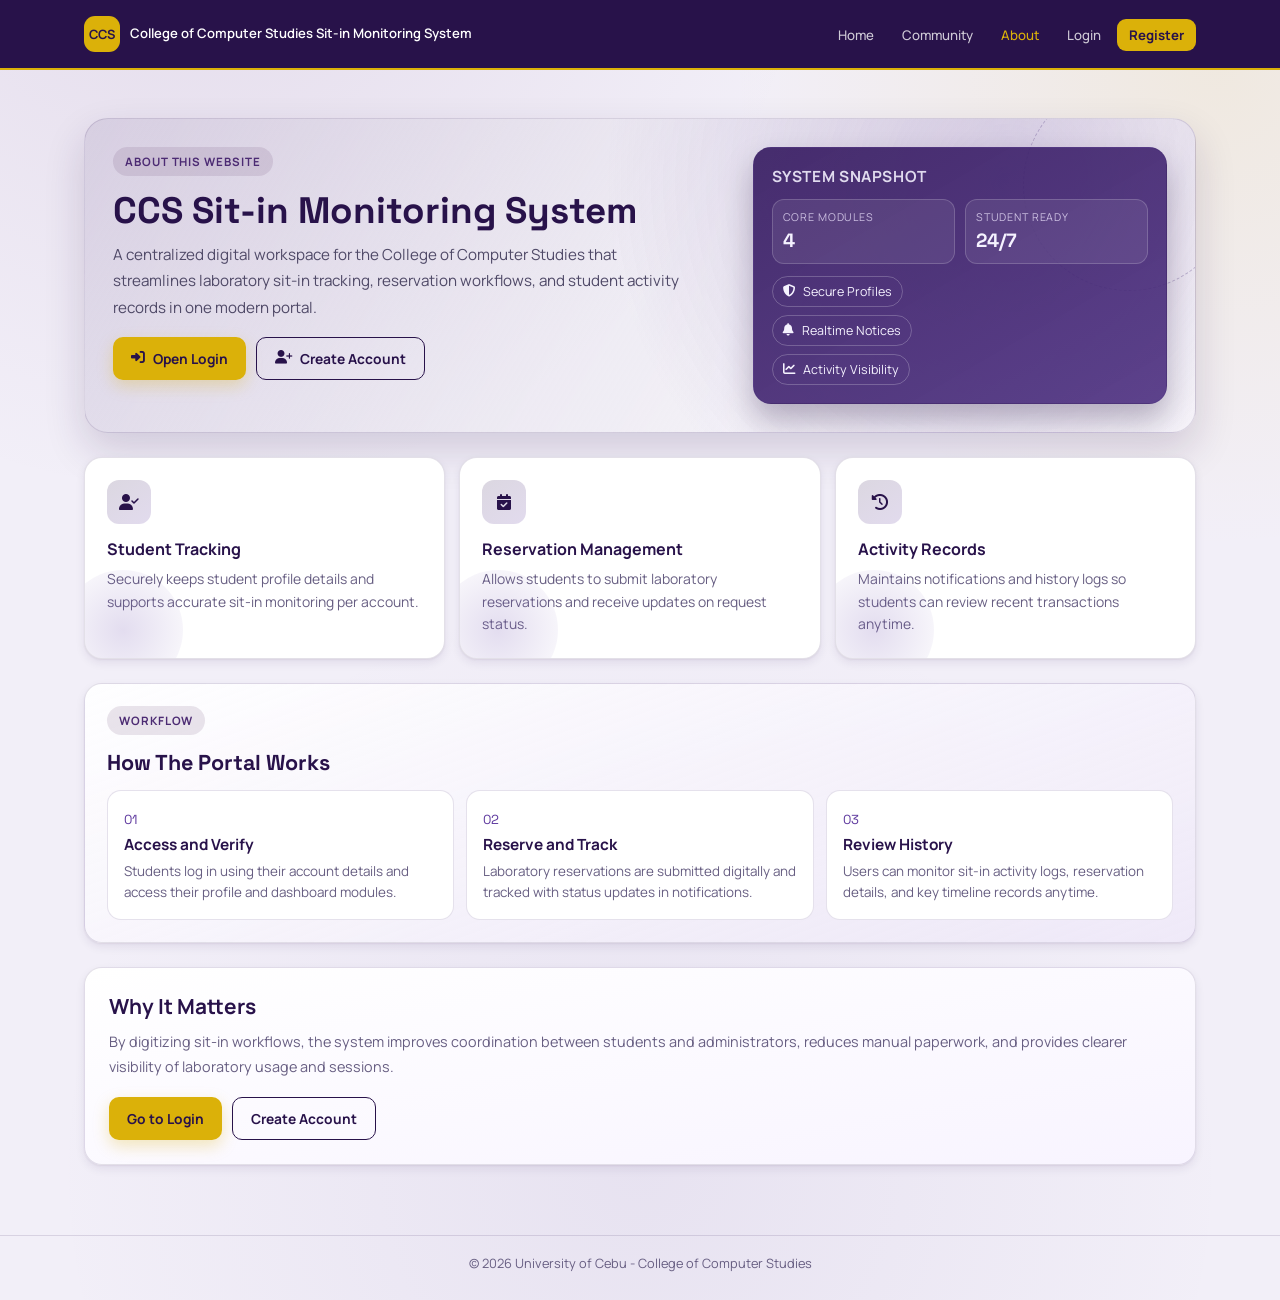
<file: about.html>
<!DOCTYPE html>
<html lang="en">
<head>
<meta charset="UTF-8">
<meta name="viewport" content="width=device-width, initial-scale=1.0">
<title>CCS Sit-in Monitoring System - About</title>
<link rel="preconnect" href="https://fonts.googleapis.com">
<link rel="preconnect" href="https://fonts.gstatic.com" crossorigin>
<link href="https://fonts.googleapis.com/css2?family=Manrope:wght@400;500;600;700;800&family=Space+Grotesk:wght@500;700&display=swap" rel="stylesheet">
<link rel="stylesheet" href="about.css">
<link rel="stylesheet" href="https://cdnjs.cloudflare.com/ajax/libs/font-awesome/6.5.0/css/all.min.css">
</head>
<body>
<header>
  <nav class="navbar">
    <a href="index.html" class="brand-wrap">
      <span class="brand-badge">CCS</span>
      <span class="brand-text">College of Computer Studies Sit-in Monitoring System</span>
    </a>
    <ul class="nav-links">
      <li><a href="index.html">Home</a></li>
      <li><a href="index.html#community">Community</a></li>
      <li><a href="about.html" class="active">About</a></li>
      <li><a href="login.html">Login</a></li>
      <li><a href="register.html" class="btn-nav">Register</a></li>
    </ul>
  </nav>
</header>

<main class="about-main">
  <section class="about-hero" aria-label="About Overview">
    <div class="hero-copy">
      <p class="eyebrow">About This Website</p>
      <h1>CCS Sit-in Monitoring System</h1>
      <p class="lead">
        A centralized digital workspace for the College of Computer Studies that streamlines laboratory sit-in tracking,
        reservation workflows, and student activity records in one modern portal.
      </p>
      <div class="hero-actions">
        <a href="login.html" class="btn btn-primary"><i class="fa-solid fa-right-to-bracket"></i> Open Login</a>
        <a href="register.html" class="btn btn-outline"><i class="fa-solid fa-user-plus"></i> Create Account</a>
      </div>
    </div>

    <aside class="hero-panel" aria-label="System Snapshot">
      <h3>System Snapshot</h3>
      <div class="mini-stats">
        <article class="mini-stat">
          <span class="mini-label">Core Modules</span>
          <strong>4</strong>
        </article>
        <article class="mini-stat">
          <span class="mini-label">Student Ready</span>
          <strong>24/7</strong>
        </article>
      </div>
      <div class="mini-tags">
        <span><i class="fa-solid fa-shield-halved"></i> Secure Profiles</span>
        <span><i class="fa-solid fa-bell"></i> Realtime Notices</span>
        <span><i class="fa-solid fa-chart-line"></i> Activity Visibility</span>
      </div>
    </aside>
  </section>

  <section class="feature-grid" aria-label="System Highlights">
    <article class="feature-card">
      <div class="icon-wrap"><i class="fa-solid fa-user-check"></i></div>
      <h3>Student Tracking</h3>
      <p>Securely keeps student profile details and supports accurate sit-in monitoring per account.</p>
    </article>
    <article class="feature-card">
      <div class="icon-wrap"><i class="fa-solid fa-calendar-check"></i></div>
      <h3>Reservation Management</h3>
      <p>Allows students to submit laboratory reservations and receive updates on request status.</p>
    </article>
    <article class="feature-card">
      <div class="icon-wrap"><i class="fa-solid fa-clock-rotate-left"></i></div>
      <h3>Activity Records</h3>
      <p>Maintains notifications and history logs so students can review recent transactions anytime.</p>
    </article>
  </section>

  <section class="flow-section" aria-label="How It Works">
    <div class="section-head">
      <p class="eyebrow">Workflow</p>
      <h2>How The Portal Works</h2>
    </div>

    <div class="flow-grid">
      <article class="flow-step">
        <span class="step-no">01</span>
        <h4>Access and Verify</h4>
        <p>Students log in using their account details and access their profile and dashboard modules.</p>
      </article>
      <article class="flow-step">
        <span class="step-no">02</span>
        <h4>Reserve and Track</h4>
        <p>Laboratory reservations are submitted digitally and tracked with status updates in notifications.</p>
      </article>
      <article class="flow-step">
        <span class="step-no">03</span>
        <h4>Review History</h4>
        <p>Users can monitor sit-in activity logs, reservation details, and key timeline records anytime.</p>
      </article>
    </div>
  </section>

  <section class="about-summary">
    <h2>Why It Matters</h2>
    <p>
      By digitizing sit-in workflows, the system improves coordination between students and administrators,
      reduces manual paperwork, and provides clearer visibility of laboratory usage and sessions.
    </p>
    <div class="cta-row">
      <a href="login.html" class="btn btn-primary">Go to Login</a>
      <a href="register.html" class="btn btn-outline">Create Account</a>
    </div>
  </section>
</main>

<footer>
  <p>&copy; 2026 University of Cebu - College of Computer Studies</p>
</footer>
</body>
</html>
</file>
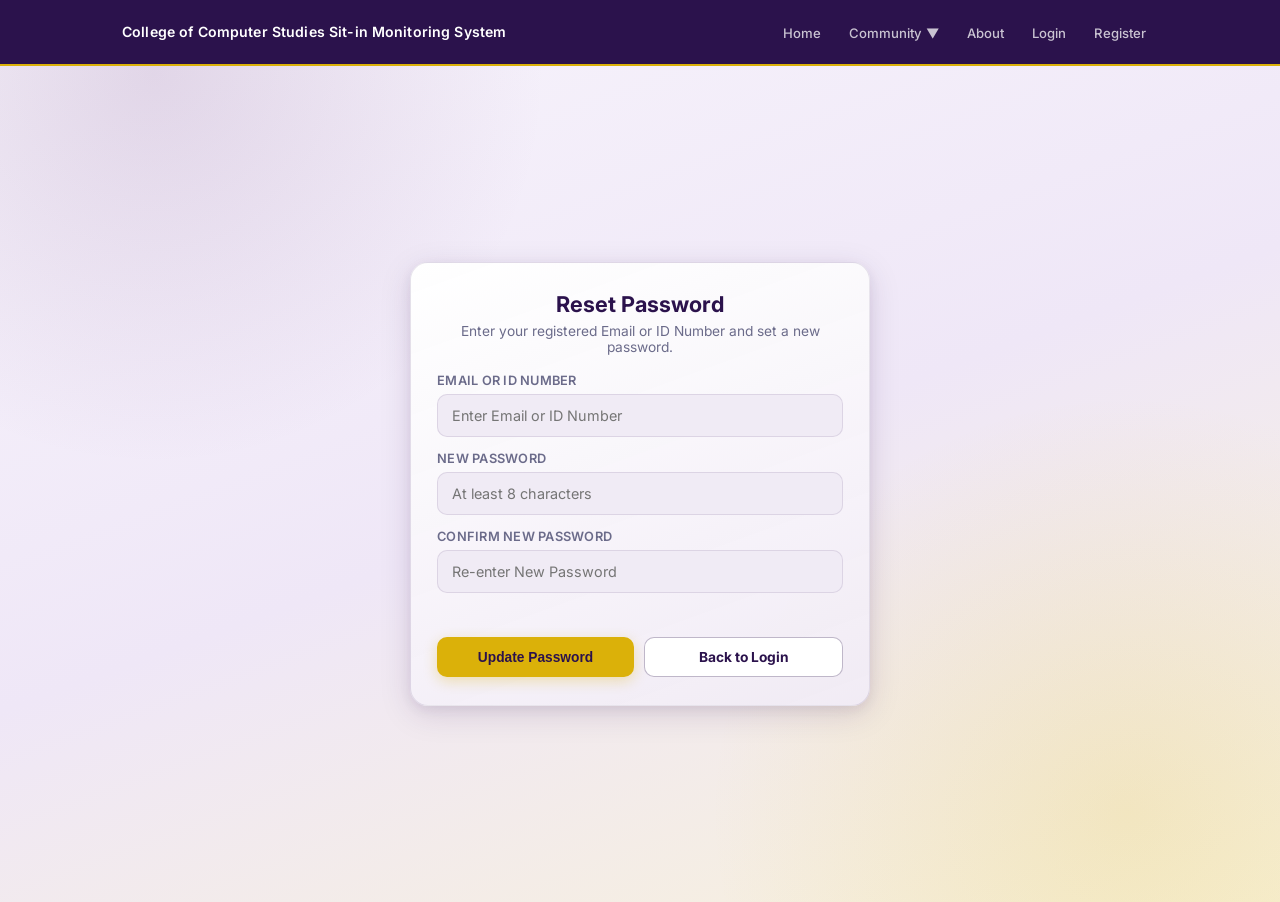
<file: forgot_password.html>
<!DOCTYPE html>
<html lang="en">
<head>
<meta charset="UTF-8">
<meta name="viewport" content="width=device-width, initial-scale=1.0">
<title>CCS Sit-in Monitoring System - Forgot Password</title>
<link rel="preconnect" href="https://fonts.googleapis.com">
<link rel="preconnect" href="https://fonts.gstatic.com" crossorigin>
<link href="https://fonts.googleapis.com/css2?family=Inter:wght@400;500;600;700;800&display=swap" rel="stylesheet">
<link rel="stylesheet" href="style.css">
</head>
<body>
<header>
  <nav class="navbar">
    <div class="logo">College of Computer Studies Sit-in Monitoring System</div>
    <ul class="nav-links">
      <li><a href="index.html">Home</a></li>
      <li><a href="index.html#community">Community ▼</a></li>
      <li><a href="about.html">About</a></li>
      <li><a href="login.html">Login</a></li>
      <li><a href="register.html">Register</a></li>
    </ul>
  </nav>
</header>

<main class="login-container">
  <section class="reset-wrapper" aria-label="Reset Password">
    <div class="reset-head">
      <h2>Reset Password</h2>
      <p>Enter your registered Email or ID Number and set a new password.</p>
    </div>

    <form class="reset-form" method="POST" action="forgot_password.php" autocomplete="off">
      <label for="reset-id">Email or ID Number</label>
      <input type="text" id="reset-id" name="loginInput" placeholder="Enter Email or ID Number" required>

      <label for="new-password">New Password</label>
      <input type="password" id="new-password" name="newPassword" placeholder="At least 8 characters" required>

      <label for="confirm-new-password">Confirm New Password</label>
      <input type="password" id="confirm-new-password" name="confirmNewPassword" placeholder="Re-enter New Password" required>

      <p id="reset-message" class="reset-message" role="status" aria-live="polite"></p>

      <div class="reset-actions">
        <button type="submit" class="btn-inline primary">Update Password</button>
        <a href="login.html" class="btn-inline secondary">Back to Login</a>
      </div>
    </form>
  </section>
</main>

<script>
  (function () {
    const message = document.getElementById("reset-message");
    if (!message) {
      return;
    }

    const params = new URLSearchParams(window.location.search);
    const status = params.get("status");
    const code = params.get("code");

    const feedbackMap = {
      required: "Please complete all fields.",
      mismatch: "New password and confirm password do not match.",
      password_length: "New password must be at least 8 characters.",
      not_found: "No account was found for that Email/ID Number.",
      db: "System error while resetting password. Please try again.",
    };

    if (status === "error" && code && feedbackMap[code]) {
      message.textContent = feedbackMap[code];
      message.className = "reset-message error";
      return;
    }

    if (status === "success") {
      message.textContent = "Password updated successfully. You can now login.";
      message.className = "reset-message success";
    }
  })();
</script>
</body>
</html>
</file>
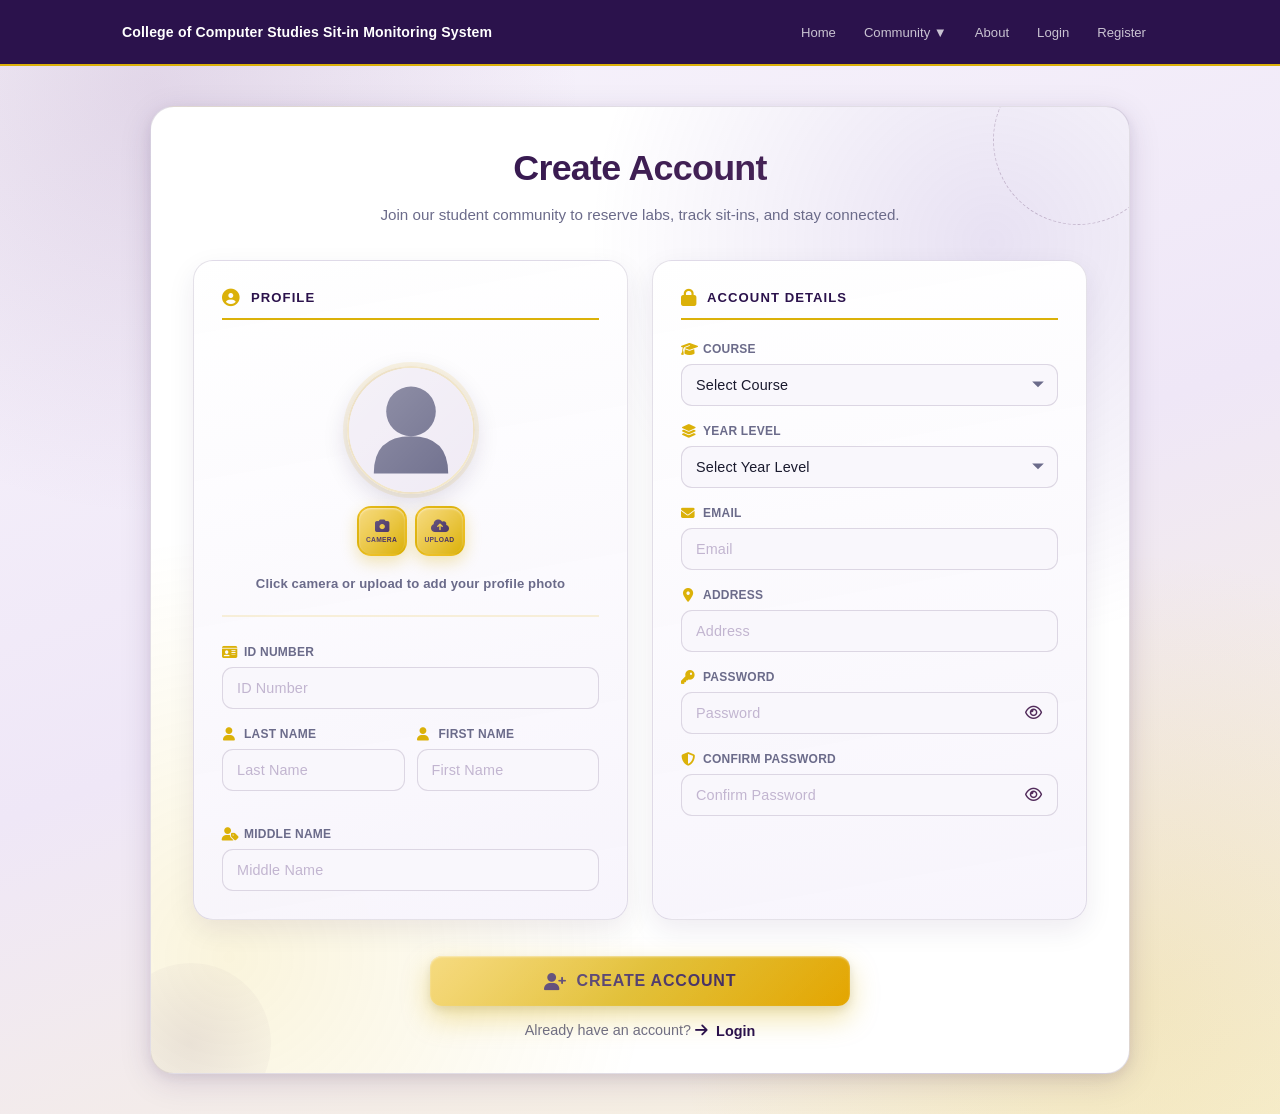
<file: register.html>
<!DOCTYPE html>
<html lang="en">
<head>
<meta charset="UTF-8">
<meta name="viewport" content="width=device-width, initial-scale=1.0">
<title>CCS Sit-in Monitoring System - Register</title>
<link rel="stylesheet" href="style.css">
<link rel="stylesheet" href="https://cdnjs.cloudflare.com/ajax/libs/font-awesome/6.5.0/css/all.min.css">
</head>

<body>

<header>
<nav class="navbar">
  <div class="logo">College of Computer Studies Sit-in Monitoring System</div>
  <ul class="nav-links">
    <li><a href="index.html">Home</a></li>
    <li><a href="index.html#community">Community ▼</a></li>
    <li><a href="about.html">About</a></li>
    <li><a href="login.html">Login</a></li>
    <li><a href="register.html">Register</a></li>
  </ul>
</nav>
</header>

<main class="login-container">

  <div id="register-message-modal" class="message-modal" aria-hidden="true">
    <div class="message-box" role="alertdialog" aria-live="polite" aria-modal="true">
      <h3 id="register-message-title">Message</h3>
      <p id="register-message-text"></p>
      <button type="button" id="register-message-close" class="message-close-btn">OK</button>
    </div>
  </div>

  <!-- REGISTER FORM -->
  <div class="register-box" id="registerBox">

    <div class="register-head">
      <h2>Create Account</h2>
      <p class="subtitle">Join our student community to reserve labs, track sit-ins, and stay connected.</p>
    </div>

    <form id="registerForm" class="register-form-grid" action="register.php" method="POST" autocomplete="on" enctype="multipart/form-data">

      <!-- LEFT COLUMN: Profile Photo & Basic Info -->
      <section class="form-section profile-section">
        <div class="section-title">
          <i class="fa-solid fa-user-circle"></i> Profile
        </div>

        <!-- MODERN PHOTO UPLOAD SECTION -->
        <div class="profile-photo-panel">
          <!-- Photo Preview Circle -->
          <div class="photo-circle-container">
            <div class="profile-circle-wrap">
              <img src="data:image/svg+xml,%3Csvg xmlns='http://www.w3.org/2000/svg' viewBox='0 0 100 100'%3E%3Crect fill='%23f0ebf5' width='100' height='100'/%3E%3Ccircle cx='50' cy='35' r='20' fill='%236b6b8a'/%3E%3Cpath d='M20 85 Q20 55 50 55 Q80 55 80 85' fill='%236b6b8a'/%3E%3C/svg%3E" alt="Profile Preview" class="profile-preview" id="profile-preview">
              <div class="circle-overlay"></div>
            </div>

            <!-- Action Buttons -->
            <div class="action-buttons-ring">
              <button type="button" id="quick-camera-btn" class="action-btn camera-btn" title="Take a photo with your camera" aria-label="Take photo">
                <i class="fa-solid fa-camera"></i>
                <span class="btn-label">Camera</span>
              </button>
              <button type="button" class="action-btn upload-btn" id="upload-img-btn" title="Upload photo from device" aria-label="Upload photo">
                <i class="fa-solid fa-cloud-arrow-up"></i>
                <span class="btn-label">Upload</span>
              </button>
            </div>
          </div>

          <p class="photo-instruction">Click camera or upload to add your profile photo</p>

          <!-- Hidden File Input -->
          <input type="file" id="profile-image" name="profile_image" accept="image/*" capture="user" class="hidden-file-input">
          <input type="hidden" id="camera-image-data" name="camera_image_data" value="">

          <!-- Camera UI Modal -->
          <div class="camera-modal" id="camera-modal">
            <div class="camera-modal-content">
              <div class="camera-modal-header">
                <h3><i class="fa-solid fa-camera"></i> Capture Photo</h3>
                <button type="button" class="modal-close-btn" id="close-camera-modal" aria-label="Close camera">
                  <i class="fa-solid fa-xmark"></i>
                </button>
              </div>

              <div class="camera-preview-container">
                <video id="camera-preview" class="camera-preview" autoplay playsinline muted></video>
                <canvas id="camera-canvas" class="camera-canvas" style="display: none;"></canvas>
              </div>

              <div class="camera-instructions" id="camera-instructions">
                <p><i class="fa-solid fa-info-circle"></i> Position your face in the center and click Capture</p>
              </div>

              <div class="camera-actions">
                <button type="button" class="camera-action-btn start-btn" id="start-camera-btn">
                  <i class="fa-solid fa-play"></i> Start Camera
                </button>
                <button type="button" class="camera-action-btn capture-btn" id="capture-camera-btn">
                  <i class="fa-solid fa-circle-dot"></i> Capture
                </button>
                <button type="button" class="camera-action-btn stop-btn" id="stop-camera-btn">
                  <i class="fa-solid fa-stop"></i> Stop
                </button>
              </div>

              <div class="camera-action-row">
                <button type="button" class="camera-secondary-btn accept-btn" id="accept-camera-btn">
                  <i class="fa-solid fa-check"></i> Accept Photo
                </button>
                <button type="button" class="camera-secondary-btn retake-btn" id="retake-camera-btn">
                  <i class="fa-solid fa-arrow-rotate-left"></i> Retake
                </button>
              </div>
            </div>
          </div>
        </div>

        <div class="form-group">
          <label for="idNumber"><i class="fa-solid fa-id-card"></i> ID Number</label>
          <input type="text" id="idNumber" name="idNumber" placeholder="ID Number" required>
        </div>

        <div class="form-row">
          <div class="form-group">
            <label for="lastName"><i class="fa-solid fa-user"></i> Last Name</label>
            <input type="text" id="lastName" name="lastName" placeholder="Last Name" required>
          </div>
          <div class="form-group">
            <label for="firstName"><i class="fa-solid fa-user"></i> First Name</label>
            <input type="text" id="firstName" name="firstName" placeholder="First Name" required>
          </div>
        </div>

        <div class="form-group">
          <label for="middleName"><i class="fa-solid fa-user-tag"></i> Middle Name</label>
          <input type="text" id="middleName" name="middleName" placeholder="Middle Name">
        </div>
      </section>

      <!-- RIGHT COLUMN: Academic & Account Info -->
      <section class="form-section account-section">
        <div class="section-title">
          <i class="fa-solid fa-lock"></i> Account Details
        </div>

        <div class="form-group">
          <label for="course"><i class="fa-solid fa-graduation-cap"></i> Course</label>
          <select id="course" name="course" required>
            <option value="" disabled selected>Select Course</option>
            <option value="Information Technology">Information Technology</option>
            <option value="Computer Science">Computer Science</option>
          </select>
        </div>

        <div class="form-group">
          <label for="courseLevel"><i class="fa-solid fa-layer-group"></i> Year Level</label>
          <select id="courseLevel" name="courseLevel" required>
            <option value="" disabled selected>Select Year Level</option>
            <option value="1">1st Year</option>
            <option value="2">2nd Year</option>
            <option value="3">3rd Year</option>
            <option value="4">4th Year</option>
          </select>
        </div>

        <div class="form-group">
          <label for="email"><i class="fa-solid fa-envelope"></i> Email</label>
          <input type="email" id="email" name="email" placeholder="Email" required>
        </div>

        <div class="form-group">
          <label for="address"><i class="fa-solid fa-location-dot"></i> Address</label>
          <input type="text" id="address" name="address" placeholder="Address">
        </div>

        <div class="form-group">
          <label for="password"><i class="fa-solid fa-key"></i> Password</label>
          <div class="input-with-toggle">
            <input type="password" id="password" name="password" placeholder="Password" required autocomplete="new-password">
            <button type="button" class="toggle-password reg-toggle" data-target="password" aria-label="Show password" aria-pressed="false" title="Show password"><i class="fa-regular fa-eye"></i></button>
          </div>
        </div>

        <div class="form-group">
          <label for="confirmPassword"><i class="fa-solid fa-shield-halved"></i> Confirm Password</label>
          <div class="input-with-toggle">
            <input type="password" id="confirmPassword" name="confirmPassword" placeholder="Confirm Password" required autocomplete="new-password">
            <button type="button" class="toggle-toggle reg-toggle" data-target="confirmPassword" aria-label="Show password" aria-pressed="false" title="Show password"><i class="fa-regular fa-eye"></i></button>
          </div>
        </div>
      </section>

      <!-- FOOTER: Spanning both columns -->
      <div class="form-footer-register">
        <button type="submit" class="submit-btn-register"><i class="fa-solid fa-user-plus"></i> Create Account</button>
        <p class="login-link">Already have an account? <a href="login.html"><i class="fa-solid fa-arrow-right"></i> Login</a></p>
      </div>

    </form>
  </div>

</main>

<script src="script.js"></script>
<script>
  (function () {
    // ─────────────────────────────────────
    // MODERN CAMERA & PHOTO HANDLING
    // ─────────────────────────────────────
    
    const profilePreview = document.getElementById("profile-preview");
    const profileImage = document.getElementById("profile-image");
    const cameraImageData = document.getElementById("camera-image-data");
    const quickCameraBtn = document.getElementById("quick-camera-btn");
    const uploadImgBtn = document.getElementById("upload-img-btn");
    const cameraModal = document.getElementById("camera-modal");
    const closeCameraModalBtn = document.getElementById("close-camera-modal");
    const cameraPreview = document.getElementById("camera-preview");
    const cameraCanvas = document.getElementById("camera-canvas");
    const startCameraBtn = document.getElementById("start-camera-btn");
    const captureCameraBtn = document.getElementById("capture-camera-btn");
    const stopCameraBtn = document.getElementById("stop-camera-btn");
    const acceptCameraBtn = document.getElementById("accept-camera-btn");
    const retakeCameraBtn = document.getElementById("retake-camera-btn");
    const cameraInstructions = document.querySelector(".camera-instructions");

    let mediaStream = null;

    // ── FILE UPLOAD HANDLER ──
    uploadImgBtn.addEventListener("click", function (e) {
      e.preventDefault();
      profileImage.click();
    });

    profileImage.addEventListener("change", function () {
      const file = this.files[0];
      if (file) {
        const reader = new FileReader();
        reader.onload = function (e) {
          profilePreview.src = e.target.result;
          cameraImageData.value = "";
          showNotification("Photo uploaded successfully!", "success");
        };
        reader.readAsDataURL(file);
      }
    });

    // ── CAMERA MODAL HANDLERS ──
    quickCameraBtn.addEventListener("click", function (e) {
      e.preventDefault();
      cameraModal.classList.add("active");
      resetCameraUI();
    });

    closeCameraModalBtn.addEventListener("click", function () {
      closeCameraModal();
    });

    cameraModal.addEventListener("click", function (e) {
      if (e.target === cameraModal) {
        closeCameraModal();
      }
    });

    function closeCameraModal() {
      stopCamera();
      cameraModal.classList.remove("active");
    }

    function resetCameraUI() {
      cameraInstructions.classList.remove("hidden");
      startCameraBtn.classList.remove("hidden");
      captureCameraBtn.classList.add("hidden");
      stopCameraBtn.classList.add("hidden");
      acceptCameraBtn.classList.add("hidden");
      retakeCameraBtn.classList.add("hidden");
      cameraPreview.style.display = "none";
      cameraCanvas.style.display = "none";
    }

    // ── START CAMERA ──
    startCameraBtn.addEventListener("click", function (e) {
      e.preventDefault();
      startCamera();
    });

    function startCamera() {
      if (mediaStream) return;

      navigator.mediaDevices
        .getUserMedia({ video: { facingMode: "user" } })
        .then((stream) => {
          mediaStream = stream;
          cameraPreview.srcObject = stream;
          cameraPreview.style.display = "block";
          cameraInstructions.classList.add("hidden");
          startCameraBtn.classList.add("hidden");
          captureCameraBtn.classList.remove("hidden");
          stopCameraBtn.classList.remove("hidden");
        })
        .catch((err) => {
          showNotification("Camera access denied: " + err.message, "error");
          closeCameraModal();
        });
    }

    // ── STOP CAMERA ──
    stopCameraBtn.addEventListener("click", function (e) {
      e.preventDefault();
      stopCamera();
      resetCameraUI();
    });

    function stopCamera() {
      if (mediaStream) {
        mediaStream.getTracks().forEach((track) => track.stop());
        mediaStream = null;
      }
      cameraPreview.srcObject = null;
      cameraCanvas.style.display = "none";
    }

    // ── CAPTURE PHOTO ──
    captureCameraBtn.addEventListener("click", function (e) {
      e.preventDefault();
      if (!mediaStream) return;

      const ctx = cameraCanvas.getContext("2d");
      cameraCanvas.width = cameraPreview.videoWidth;
      cameraCanvas.height = cameraPreview.videoHeight;
      ctx.drawImage(cameraPreview, 0, 0);

      cameraPreview.style.display = "none";
      cameraCanvas.style.display = "block";
      captureCameraBtn.classList.add("hidden");
      stopCameraBtn.classList.add("hidden");
      acceptCameraBtn.classList.remove("hidden");
      retakeCameraBtn.classList.remove("hidden");
      cameraInstructions.classList.add("hidden");
    });

    // ── ACCEPT CAPTURED PHOTO ──
    acceptCameraBtn.addEventListener("click", function (e) {
      e.preventDefault();
      cameraCanvas.toBlob((blob) => {
        const reader = new FileReader();
        reader.onload = (e) => {
          profilePreview.src = e.target.result;
          cameraImageData.value = e.target.result;
          profileImage.value = "";
          closeCameraModal();
          showNotification("Photo captured successfully!", "success");
        };
        reader.readAsDataURL(blob);
      });
    });

    // ── RETAKE PHOTO ──
    retakeCameraBtn.addEventListener("click", function (e) {
      e.preventDefault();
      if (mediaStream) {
        cameraPreview.srcObject = mediaStream;
        cameraPreview.style.display = "block";
        cameraCanvas.style.display = "none";
        acceptCameraBtn.classList.add("hidden");
        retakeCameraBtn.classList.add("hidden");
        captureCameraBtn.classList.remove("hidden");
        stopCameraBtn.classList.remove("hidden");
      }
    });

    // ── NOTIFICATION HELPER ──
    function showNotification(message, type = "info") {
      const notification = document.createElement("div");
      notification.style.cssText = `
        position: fixed;
        bottom: 20px;
        right: 20px;
        padding: 16px 20px;
        border-radius: 12px;
        font-weight: 600;
        font-size: 0.9rem;
        animation: slideInRight 0.3s ease;
        z-index: 2000;
        box-shadow: 0 8px 24px rgba(0,0,0,0.15);
        display: flex;
        align-items: center;
        gap: 10px;
      `;

      if (type === "success") {
        notification.style.background = "linear-gradient(135deg, #22c55e, #16a34a)";
        notification.style.color = "#fff";
        notification.innerHTML = `<i class="fa-solid fa-check-circle"></i> ${message}`;
      } else if (type === "error") {
        notification.style.background = "linear-gradient(135deg, #ef4444, #dc2626)";
        notification.style.color = "#fff";
        notification.innerHTML = `<i class="fa-solid fa-exclamation-circle"></i> ${message}`;
      } else {
        notification.style.background = "linear-gradient(135deg, #3b82f6, #2563eb)";
        notification.style.color = "#fff";
        notification.innerHTML = `<i class="fa-solid fa-info-circle"></i> ${message}`;
      }

      document.body.appendChild(notification);

      setTimeout(() => {
        notification.style.animation = "slideOutRight 0.3s ease";
        setTimeout(() => notification.remove(), 300);
      }, 4000);
    }

    // ─────────────────────────────────────
    // PASSWORD TOGGLE & MESSAGE MODAL
    // ─────────────────────────────────────

    const modal = document.getElementById("register-message-modal");
    const title = document.getElementById("register-message-title");
    const text = document.getElementById("register-message-text");
    const closeBtn = document.getElementById("register-message-close");

    const params = new URLSearchParams(window.location.search);
    const status = params.get("status");
    const code = params.get("code");

    const messages = {
      success: {
        registered: {
          title: "Registration Successful",
          text: "Your account was created successfully. You can now log in.",
        },
      },
      error: {
        duplicate: {
          title: "Registration Error",
          text: "This email or ID number already exists.",
        },
        required: {
          title: "Missing Information",
          text: "Please fill in all required fields.",
        },
        email: {
          title: "Invalid Email",
          text: "Please enter a valid email address.",
        },
        password_mismatch: {
          title: "Password Mismatch",
          text: "Password and Confirm Password do not match.",
        },
        password_length: {
          title: "Weak Password",
          text: "Password must be at least 8 characters.",
        },
        db: {
          title: "System Error",
          text: "Unable to complete registration right now. Please try again.",
        },
      },
    };

    // ── PASSWORD TOGGLE BUTTONS ──
    document.querySelectorAll(".reg-toggle").forEach(function (btn) {
      btn.addEventListener("click", function (e) {
        e.preventDefault();
        const targetId = btn.getAttribute("data-target");
        const target = document.getElementById(targetId);
        if (!target) return;

        const showing = target.type === "text";
        target.type = showing ? "password" : "text";
        btn.setAttribute("aria-label", showing ? "Show password" : "Hide password");
        btn.setAttribute("aria-pressed", showing ? "false" : "true");
        btn.setAttribute("title", showing ? "Show password" : "Hide password");
        btn.innerHTML = showing
          ? '<i class="fa-regular fa-eye"></i>'
          : '<i class="fa-regular fa-eye-slash"></i>';
      });
    });

    // ── MESSAGE MODAL ──
    const selected = status && code && messages[status] ? messages[status][code] : null;
    if (selected && modal && title && text && closeBtn) {
      title.textContent = selected.title;
      text.textContent = selected.text;
      modal.classList.add("show");
      modal.setAttribute("aria-hidden", "false");

      closeBtn.addEventListener("click", function () {
        modal.classList.remove("show");
        modal.setAttribute("aria-hidden", "true");

        const cleanUrl = window.location.pathname;
        window.history.replaceState({}, document.title, cleanUrl);

        if (status === "success") {
          window.location.href = "login.html";
        }
      });
    }

    // ── KEYBOARD SHORTCUT (ESC to close camera) ──
    document.addEventListener("keydown", function (e) {
      if (e.key === "Escape" && cameraModal.classList.contains("active")) {
        closeCameraModal();
      }
    });
  })();

  // ADD SLIDE ANIMATIONS
  const style = document.createElement("style");
  style.textContent = `
    @keyframes slideInRight {
      from {
        opacity: 0;
        transform: translateX(20px);
      }
      to {
        opacity: 1;
        transform: translateX(0);
      }
    }
    @keyframes slideOutRight {
      from {
        opacity: 1;
        transform: translateX(0);
      }
      to {
        opacity: 0;
        transform: translateX(20px);
      }
    }
  `;
  document.head.appendChild(style);
</script>
</body>
</html>
</file>
<file: about.css>
* {
  margin: 0;
  padding: 0;
  box-sizing: border-box;
}

:root {
  --purple: #28124a;
  --purple-mid: #4c2b73;
  --purple-light: #7a5aaf;
  --gold: #dbb109;
  --gold-hover: #f5c518;
  --bg: #f2eff8;
  --bg-card: #ffffff;
  --text: #1d1733;
  --text-muted: #675e82;
  --border: rgba(43, 18, 76, 0.13);
  --shadow-sm: 0 4px 10px rgba(43, 18, 76, 0.08), 0 1px 2px rgba(43, 18, 76, 0.06);
  --shadow-md: 0 18px 40px rgba(43, 18, 76, 0.16);
}

body {
  font-family: "Manrope", "Segoe UI", sans-serif;
  background: radial-gradient(circle at 15% -10%, rgba(122, 74, 138, 0.12), transparent 35%),
    radial-gradient(circle at 95% 5%, rgba(219, 177, 9, 0.1), transparent 28%),
    radial-gradient(circle at 50% 90%, rgba(104, 76, 154, 0.08), transparent 44%),
    var(--bg);
  color: var(--text);
  min-height: 100vh;
}

header {
  position: sticky;
  top: 0;
  z-index: 50;
  background: var(--purple);
  border-bottom: 2px solid var(--gold);
}

.navbar {
  max-width: 1160px;
  margin: 0 auto;
  height: 68px;
  padding: 0 24px;
  display: flex;
  align-items: center;
  justify-content: space-between;
}

.brand-wrap {
  display: inline-flex;
  align-items: center;
  gap: 10px;
  text-decoration: none;
}

.brand-badge {
  width: 36px;
  height: 36px;
  border-radius: 11px;
  background: var(--gold);
  color: var(--purple);
  display: inline-flex;
  align-items: center;
  justify-content: center;
  font-size: 0.8rem;
  font-weight: 700;
}

.brand-text {
  color: #fff;
  font-size: 0.82rem;
  font-weight: 600;
  line-height: 1.2;
}

.nav-links {
  list-style: none;
  display: flex;
  align-items: center;
  gap: 4px;
}

.nav-links a {
  color: rgba(255, 255, 255, 0.78);
  text-decoration: none;
  font-size: 0.83rem;
  font-weight: 500;
  padding: 7px 12px;
  border-radius: 9px;
  transition: color 0.22s, background 0.22s, transform 0.22s;
}

.nav-links a:hover {
  color: #fff;
  background: rgba(255, 255, 255, 0.1);
  transform: translateY(-1px);
}

.nav-links a.active {
  color: var(--gold);
}

.nav-links .btn-nav {
  background: var(--gold);
  color: var(--purple) !important;
  font-weight: 700;
}

.nav-links .btn-nav:hover {
  background: var(--gold-hover);
}

.about-main {
  max-width: 1160px;
  margin: 0 auto;
  padding: 48px 24px 60px;
}

.about-hero {
  position: relative;
  overflow: hidden;
  display: grid;
  grid-template-columns: 1.2fr 0.8fr;
  gap: 18px;
  align-items: stretch;
  border: 1px solid var(--border);
  border-radius: 24px;
  background:
    radial-gradient(circle at 83% 20%, rgba(109, 77, 165, 0.26), rgba(109, 77, 165, 0) 42%),
    linear-gradient(120deg, rgba(67, 41, 109, 0.11), rgba(255, 255, 255, 0.95));
  box-shadow: var(--shadow-md);
  padding: 28px;
  margin-bottom: 24px;
}

.about-hero::after {
  content: "";
  position: absolute;
  right: -40px;
  top: -40px;
  width: 210px;
  height: 210px;
  border-radius: 50%;
  border: 1px dashed rgba(71, 45, 118, 0.28);
  pointer-events: none;
}

.hero-copy {
  position: relative;
  z-index: 2;
}

.eyebrow {
  display: inline-block;
  font-size: 0.72rem;
  letter-spacing: 0.08em;
  text-transform: uppercase;
  font-weight: 700;
  color: var(--purple-mid);
  background: rgba(82, 43, 91, 0.12);
  border-radius: 999px;
  padding: 7px 12px;
  margin-bottom: 14px;
}

.about-hero h1 {
  font-family: "Space Grotesk", "Manrope", sans-serif;
  font-size: clamp(1.65rem, 3vw, 2.3rem);
  color: var(--purple);
  line-height: 1.15;
  margin-bottom: 10px;
}

.lead {
  max-width: 64ch;
  color: #4f4967;
  line-height: 1.72;
  font-size: 0.95rem;
}

.hero-actions {
  margin-top: 16px;
  display: flex;
  gap: 10px;
  flex-wrap: wrap;
}

.hero-panel {
  position: relative;
  z-index: 2;
  border-radius: 18px;
  border: 1px solid rgba(66, 38, 112, 0.16);
  background: linear-gradient(150deg, rgba(56, 29, 98, 0.92), rgba(76, 47, 128, 0.9));
  padding: 18px;
  color: #f5f2ff;
  box-shadow: 0 16px 30px rgba(31, 16, 57, 0.28);
}

.hero-panel h3 {
  font-size: 0.96rem;
  letter-spacing: 0.04em;
  text-transform: uppercase;
  color: rgba(245, 242, 255, 0.88);
  margin-bottom: 12px;
}

.mini-stats {
  display: grid;
  grid-template-columns: repeat(2, minmax(0, 1fr));
  gap: 10px;
  margin-bottom: 12px;
}

.mini-stat {
  border-radius: 12px;
  border: 1px solid rgba(255, 255, 255, 0.18);
  background: rgba(255, 255, 255, 0.08);
  padding: 10px;
}

.mini-stat .mini-label {
  display: block;
  font-size: 0.67rem;
  color: rgba(239, 230, 255, 0.76);
  margin-bottom: 4px;
  text-transform: uppercase;
  letter-spacing: 0.08em;
}

.mini-stat strong {
  font-family: "Space Grotesk", "Manrope", sans-serif;
  font-size: 1.2rem;
}

.mini-tags {
  display: flex;
  flex-direction: column;
  gap: 8px;
}

.mini-tags span {
  font-size: 0.78rem;
  border-radius: 999px;
  border: 1px solid rgba(255, 255, 255, 0.22);
  padding: 6px 10px;
  display: inline-flex;
  align-items: center;
  gap: 8px;
  width: fit-content;
}

.feature-grid {
  display: grid;
  grid-template-columns: repeat(3, minmax(0, 1fr));
  gap: 14px;
  margin-bottom: 24px;
}

.feature-card {
  position: relative;
  overflow: hidden;
  background: var(--bg-card);
  border: 1px solid var(--border);
  border-radius: 18px;
  box-shadow: var(--shadow-sm);
  padding: 22px;
  transition: transform 0.24s, box-shadow 0.24s, border-color 0.24s;
}

.feature-card::after {
  content: "";
  position: absolute;
  left: -22px;
  bottom: -32px;
  width: 120px;
  height: 120px;
  border-radius: 50%;
  background: radial-gradient(circle, rgba(114, 84, 177, 0.2), rgba(114, 84, 177, 0));
}

.feature-card:hover {
  transform: translateY(-5px);
  border-color: rgba(99, 68, 159, 0.25);
  box-shadow: 0 14px 30px rgba(43, 18, 76, 0.16);
}

.icon-wrap {
  width: 44px;
  height: 44px;
  border-radius: 12px;
  background: linear-gradient(145deg, rgba(43, 18, 76, 0.17), rgba(122, 90, 176, 0.22));
  color: var(--purple);
  display: inline-flex;
  align-items: center;
  justify-content: center;
  margin-bottom: 14px;
}

.feature-card h3 {
  color: var(--purple);
  font-size: 1rem;
  margin-bottom: 8px;
}

.feature-card p {
  color: var(--text-muted);
  font-size: 0.87rem;
  line-height: 1.62;
}

.flow-section {
  border: 1px solid var(--border);
  border-radius: 18px;
  background: linear-gradient(160deg, rgba(255, 255, 255, 0.92), rgba(237, 230, 248, 0.66));
  box-shadow: var(--shadow-sm);
  padding: 22px;
  margin-bottom: 24px;
}

.section-head {
  margin-bottom: 14px;
}

.section-head h2 {
  font-family: "Space Grotesk", "Manrope", sans-serif;
  color: var(--purple);
  font-size: 1.35rem;
}

.flow-grid {
  display: grid;
  grid-template-columns: repeat(3, minmax(0, 1fr));
  gap: 12px;
}

.flow-step {
  border-radius: 14px;
  border: 1px solid rgba(72, 45, 119, 0.14);
  background: #fff;
  padding: 16px;
  transition: transform 0.2s, border-color 0.2s;
}

.flow-step:hover {
  transform: translateY(-3px);
  border-color: rgba(72, 45, 119, 0.28);
}

.step-no {
  display: inline-block;
  font-family: "Space Grotesk", "Manrope", sans-serif;
  font-size: 0.82rem;
  color: #5f3a9f;
  margin-bottom: 6px;
}

.flow-step h4 {
  color: var(--purple);
  font-size: 0.96rem;
  margin-bottom: 6px;
}

.flow-step p {
  color: var(--text-muted);
  line-height: 1.58;
  font-size: 0.84rem;
}

.about-summary {
  border: 1px solid var(--border);
  border-radius: 18px;
  background: linear-gradient(170deg, #ffffff, #f8f4ff);
  box-shadow: var(--shadow-sm);
  padding: 24px;
}

.about-summary h2 {
  color: var(--purple);
  font-size: 1.3rem;
  margin-bottom: 10px;
}

.about-summary p {
  color: var(--text-muted);
  line-height: 1.7;
  font-size: 0.9rem;
}

.cta-row {
  margin-top: 18px;
  display: flex;
  gap: 10px;
  flex-wrap: wrap;
}

.btn {
  text-decoration: none;
  font-size: 0.86rem;
  font-weight: 700;
  border-radius: 10px;
  padding: 11px 18px;
  display: inline-flex;
  align-items: center;
  gap: 8px;
  transition: transform 0.2s, background 0.2s, color 0.2s, box-shadow 0.2s;
}

.btn-primary {
  background: var(--gold);
  color: var(--purple);
  box-shadow: 0 6px 16px rgba(219, 177, 9, 0.28);
}

.btn-primary:hover {
  background: var(--gold-hover);
  transform: translateY(-1px);
}

.btn-outline {
  border: 1.5px solid var(--purple);
  color: var(--purple);
}

.btn-outline:hover {
  background: rgba(43, 18, 76, 0.06);
  transform: translateY(-1px);
}

footer {
  border-top: 1px solid var(--border);
  margin-top: 10px;
  padding: 18px 24px 28px;
  text-align: center;
  color: var(--text-muted);
  font-size: 0.8rem;
}

@media (max-width: 920px) {
  .navbar {
    height: auto;
    gap: 10px;
    padding: 10px 16px;
    flex-direction: column;
    align-items: stretch;
  }

  .brand-wrap {
    justify-content: center;
  }

  .nav-links {
    justify-content: center;
    flex-wrap: wrap;
  }

  .about-hero {
    grid-template-columns: 1fr;
    padding: 22px 18px;
  }

  .hero-panel {
    order: 2;
  }

  .flow-grid {
    grid-template-columns: 1fr;
  }

  .feature-grid {
    grid-template-columns: 1fr;
  }

  .about-main {
    padding: 34px 16px 44px;
  }

  .hero-actions {
    gap: 8px;
  }
}
</file>
<file: style.css>
/* ── RESET ── */
*, *::before, *::after {
  margin: 0;
  padding: 0;
  box-sizing: border-box;
}

/* ── VARIABLES (matches index.html) ── */
:root {
  --purple:       #2B124C;
  --purple-mid:   #522B5B;
  --purple-light: #7a4a8a;
  --gold:         #DBB109;
  --gold-hover:   #f5c518;
  --bg:           #f5f3f8;
  --bg-card:      #ffffff;
  --bg-subtle:    #f0ebf5;
  --text:         #1a1a2e;
  --text-muted:   #6b6b8a;
  --border:       rgba(43, 18, 76, 0.1);
  --shadow-sm:    0 1px 3px rgba(43,18,76,0.08), 0 1px 2px rgba(43,18,76,0.04);
  --shadow-md:    0 4px 16px rgba(43,18,76,0.10), 0 2px 6px rgba(43,18,76,0.06);
  --shadow-lg:    0 8px 32px rgba(43,18,76,0.13), 0 4px 12px rgba(43,18,76,0.07);
}

/* ── BODY ── */
body {
  font-family: 'Inter', 'Segoe UI', sans-serif;
  background:
    radial-gradient(circle at 12% 8%, rgba(122, 74, 138, 0.17) 0%, rgba(122, 74, 138, 0) 28%),
    radial-gradient(circle at 88% 90%, rgba(219, 177, 9, 0.15) 0%, rgba(219, 177, 9, 0) 30%),
    linear-gradient(160deg, #f8f5fc 0%, #efe7f7 52%, #f8f1da 100%);
  color: var(--text);
  min-height: 100vh;
}

/* ── HEADER ── */
header {
  position: sticky;
  top: 0;
  z-index: 50;
  background: var(--purple);
  border-bottom: 2px solid var(--gold);
}

/* ── NAVBAR ── */
.navbar {
  max-width: 1100px;
  margin: 0 auto;
  padding: 0 2rem;
  height: 64px;
  display: flex;
  align-items: center;
  justify-content: space-between;
}

.navbar .logo {
  color: #fff;
  font-weight: 600;
  font-size: 0.88rem;
  letter-spacing: 0.01em;
  line-height: 1.3;
}

.navbar .nav-links {
  list-style: none;
  display: flex;
  align-items: center;
  gap: 4px;
}

.navbar .nav-links li a {
  color: rgba(255,255,255,0.75);
  text-decoration: none;
  font-size: 0.82rem;
  font-weight: 500;
  padding: 6px 12px;
  border-radius: 6px;
  transition: color 0.2s, background 0.2s;
}

.navbar .nav-links li a:hover {
  color: #fff;
  background: rgba(255,255,255,0.1);
}

.navbar .nav-links li a.active {
  color: var(--gold);
}

/* ── PAGE WRAPPER ── */
.login-container {
  display: flex;
  justify-content: center;
  align-items: center;
  min-height: calc(100vh - 64px);
  padding: 40px 20px;
}

/* ── LOGIN LAYOUT ── */
.form-box {
  display: flex;
  justify-content: center;
  align-items: center;
  gap: 60px;
  flex-wrap: wrap;
  width: 100%;
  max-width: 900px;
}

/* ── LOGO SIDE ── */
.login-logo {
  flex: 1;
  display: flex;
  justify-content: center;
  align-items: center;
  max-width: 340px;
}

.login-logo img {
  width: 100%;
  max-width: 300px;
  filter: drop-shadow(0 4px 16px rgba(43,18,76,0.2));
  transition: transform 0.3s ease;
}

.login-logo img:hover {
  transform: translateY(-6px);
}

/* ── LOGIN CARD ── */
.login-form {
  flex: 1;
  max-width: 420px;
  background: linear-gradient(160deg, rgba(255,255,255,0.98), rgba(247,244,252,0.96));
  padding: 34px 32px 30px;
  border-radius: 22px;
  box-shadow: 0 14px 36px rgba(43,18,76,0.14);
  border: 1.5px solid rgba(43, 18, 76, 0.12);
  color: var(--text);
  transition: transform 0.25s ease, box-shadow 0.25s ease;
}

.login-form:hover {
  transform: translateY(-3px);
  box-shadow: 0 18px 42px rgba(43,18,76,0.18);
}

/* ── FORM TITLE ── */
.login-form h2 {
  text-align: center;
  font-size: 1.55rem;
  font-weight: 800;
  color: var(--purple);
  margin-bottom: 18px;
  letter-spacing: -0.015em;
}

.login-subtitle {
  text-align: center;
  color: var(--text-muted);
  font-size: 0.84rem;
  margin-bottom: 22px;
}

/* ── LABELS ── */
.login-form label {
  display: block;
  margin-bottom: 7px;
  font-size: 0.76rem;
  font-weight: 700;
  color: var(--text-muted);
  letter-spacing: 0.05em;
  text-transform: uppercase;
}

/* ── INPUTS ── */
.login-form input[type="text"],
.login-form input[type="password"] {
  width: 100%;
  padding: 12px 14px;
  margin-bottom: 14px;
  border: 1.5px solid var(--border);
  border-radius: 11px;
  background: #f8f5fb;
  color: var(--text);
  font-size: 0.9rem;
  font-family: inherit;
  transition: border-color 0.2s, box-shadow 0.2s, background 0.2s, transform 0.2s;
}

.login-form input[type="text"]::placeholder,
.login-form input[type="password"]::placeholder {
  color: #aaa;
}

.login-form input[type="text"]:hover,
.login-form input[type="password"]:hover {
  border-color: rgba(43,18,76,0.25);
  background: #fff;
}

.login-form input[type="text"]:focus,
.login-form input[type="password"]:focus {
  outline: none;
  border-color: var(--gold);
  background: #fff;
  box-shadow: 0 0 0 3px rgba(219,177,9,0.15);
  transform: translateY(-1px);
}

.password-wrap {
  position: relative;
  margin-bottom: 2px;
}

.password-wrap input {
  padding-right: 42px;
  margin-bottom: 0;
}

.password-field-icon {
  position: absolute;
  top: 50%;
  right: 12px;
  transform: translateY(-50%);
  color: var(--purple-mid);
  font-size: 0.92rem;
  pointer-events: none;
  opacity: 0.9;
}

.toggle-password {
  position: absolute;
  top: 50%;
  right: 10px;
  transform: translateY(-50%);
  border: none;
  border-radius: 8px;
  background: transparent;
  color: var(--purple-mid);
  width: 28px;
  height: 28px;
  font-size: 0.95rem;
  display: inline-flex;
  align-items: center;
  justify-content: center;
  padding: 0;
  cursor: pointer;
  transition: color 0.2s, background 0.2s;
}

.toggle-password:hover {
  color: var(--purple);
  background: rgba(82, 43, 91, 0.12);
}

.toggle-password i {
  pointer-events: none;
}

.login-feedback {
  min-height: 20px;
  font-size: 0.82rem;
  font-weight: 600;
  margin-top: 2px;
  margin-bottom: 6px;
  text-align: left;
}

.login-feedback.success {
  color: #15803d;
}

.login-feedback.error {
  color: #b91c1c;
}

/* ── OPTIONS ROW ── */
.login-form .options {
  display: flex;
  justify-content: space-between;
  align-items: center;
  margin-bottom: 18px;
  margin-top: 8px;
}

/* ── REMEMBER ME ── */
.login-form .remember {
  display: flex;
  align-items: center;
  gap: 8px;
  font-size: 0.82rem;
  color: var(--text-muted);
  cursor: pointer;
}

.login-form .remember input {
  accent-color: var(--gold);
  width: 16px;
  height: 16px;
  margin-bottom: 0;
  cursor: pointer;
}

/* ── FORGOT PASSWORD ── */
.login-form .forgot {
  color: var(--gold);
  text-decoration: none;
  font-size: 0.8rem;
  font-weight: 500;
  transition: color 0.2s;
}

.login-form .forgot:hover {
  color: var(--gold-hover);
  text-decoration: underline;
}

/* ── LOGIN BUTTON ── */
.login-form button {
  width: 100%;
  padding: 13px;
  background: linear-gradient(135deg, #f0c22b, var(--gold));
  color: var(--purple);
  font-weight: 800;
  font-size: 0.93rem;
  font-family: inherit;
  border: none;
  border-radius: 11px;
  cursor: pointer;
  letter-spacing: 0.03em;
  text-transform: uppercase;
  transition: background 0.2s, transform 0.2s, box-shadow 0.2s;
  box-shadow: 0 7px 18px rgba(219,177,9,0.34);
}

.login-form button:hover {
  background: linear-gradient(135deg, #f4cc49, var(--gold-hover));
  transform: translateY(-2px);
  box-shadow: 0 10px 24px rgba(219,177,9,0.42);
}

.login-form button:active {
  transform: scale(0.98);
}

/* ── LINKS ── */
.login-form a {
  color: var(--gold);
  text-decoration: none;
  font-weight: 500;
  transition: color 0.2s;
}

.login-form a:hover {
  color: var(--gold-hover);
  text-decoration: underline;
}

.login-form p {
  text-align: center;
  margin-top: 14px;
  font-size: 0.85rem;
  color: var(--text-muted);
}

/* ═══════════════════════════════════
   REGISTER PAGE
═══════════════════════════════════ */

/* ── REGISTER CARD ── */
.register-box {
  position: relative;
  overflow: hidden;
  background:
    radial-gradient(circle at 86% 14%, rgba(126, 90, 188, 0.18) 0%, rgba(126, 90, 188, 0) 34%),
    radial-gradient(circle at 8% 88%, rgba(219, 177, 9, 0.14) 0%, rgba(219, 177, 9, 0) 34%),
    var(--bg-card);
  color: var(--text);
  padding: 40px 42px 34px;
  border-radius: 24px;
  width: 980px;
  max-width: 95%;
  box-shadow: var(--shadow-lg);
  border: 1px solid rgba(43, 18, 76, 0.14);
  transition: transform 0.25s ease, box-shadow 0.25s ease;
}

.register-box:hover {
  transform: translateY(-4px);
  box-shadow: 0 20px 46px rgba(43, 18, 76, 0.2);
}

.register-box::before {
  content: "";
  position: absolute;
  top: -52px;
  right: -34px;
  width: 170px;
  height: 170px;
  border-radius: 999px;
  border: 1px dashed rgba(82, 43, 91, 0.26);
  pointer-events: none;
}

.register-box::after {
  content: "";
  position: absolute;
  bottom: -50px;
  left: -40px;
  width: 160px;
  height: 160px;
  border-radius: 50%;
  background: radial-gradient(circle, rgba(82, 43, 91, 0.1), rgba(82, 43, 91, 0));
  pointer-events: none;
}

/* ── REGISTER MESSAGE MODAL ── */
.message-modal {
  position: fixed;
  inset: 0;
  background: rgba(17, 11, 32, 0.55);
  display: none;
  align-items: center;
  justify-content: center;
  z-index: 999;
  padding: 20px;
}

.message-modal.show {
  display: flex;
}

.message-box {
  width: min(420px, 100%);
  background: #fff;
  border: 1px solid var(--border);
  border-radius: 16px;
  box-shadow: var(--shadow-lg);
  padding: 22px;
  text-align: center;
}

.message-box h3 {
  color: var(--purple);
  font-size: 1.08rem;
  margin-bottom: 8px;
}

.message-box p {
  color: var(--text-muted);
  font-size: 0.9rem;
  line-height: 1.45;
  margin-bottom: 16px;
}

.message-close-btn {
  border: none;
  border-radius: 10px;
  background: var(--gold);
  color: var(--purple);
  padding: 10px 16px;
  font-weight: 700;
  cursor: pointer;
  transition: transform 0.2s, background 0.2s;
}

.message-close-btn:hover {
  background: var(--gold-hover);
  transform: translateY(-1px);
}

/* ── REGISTER TITLE & HEADER ── */
.register-head {
  position: relative;
  z-index: 2;
  margin: 0 auto 32px;
  text-align: center;
  max-width: 700px;
}

.register-box h2 {
  font-size: clamp(1.8rem, 2.8vw, 2.4rem);
  font-weight: 900;
  background: linear-gradient(135deg, var(--purple) 0%, #522B5B 100%);
  -webkit-background-clip: text;
  -webkit-text-fill-color: transparent;
  background-clip: text;
  margin-bottom: 12px;
  letter-spacing: -0.02em;
  line-height: 1.2;
}

.subtitle {
  font-size: 0.95rem;
  color: var(--text-muted);
  line-height: 1.7;
  font-weight: 500;
}

/* ── REGISTRATION FORM GRID ── */
.register-form-grid {
  position: relative;
  z-index: 2;
  display: grid;
  grid-template-columns: repeat(2, minmax(0, 1fr));
  gap: 22px;
  align-items: stretch;
}

.form-section {
  background: linear-gradient(170deg, rgba(255, 255, 255, 0.96), rgba(247, 244, 252, 0.96));
  border: 1px solid rgba(43, 18, 76, 0.12);
  border-radius: 18px;
  padding: 24px;
  box-shadow: 0 10px 22px rgba(43, 18, 76, 0.08);
  transition: all 0.2s ease;
  animation: riseIn 0.5s ease both;
  height: 100%;
  display: flex;
  flex-direction: column;
}

.profile-section {
  animation-delay: 0.04s;
}

.account-section {
  animation-delay: 0.08s;
}

.form-section:hover {
  border-color: rgba(82, 43, 91, 0.22);
  box-shadow: 0 12px 24px rgba(43, 18, 76, 0.1);
  transform: translateY(-2px);
}

.form-section:focus-within {
  border-color: rgba(219, 177, 9, 0.82);
  box-shadow: 0 14px 28px rgba(43, 18, 76, 0.14);
}

.section-title {
  display: flex;
  align-items: center;
  gap: 8px;
  font-size: 0.8rem;
  font-weight: 700;
  letter-spacing: 0.095em;
  text-transform: uppercase;
  color: var(--purple);
  margin-bottom: 18px;
  padding-bottom: 10px;
  border-bottom: 2px solid rgba(219, 177, 9, 0.85);
}

.section-title i {
  font-size: 1rem;
}

/* ── PROFILE PHOTO PANEL ── */
.profile-photo-panel {
  display: flex;
  flex-direction: column;
  align-items: center;
  margin-bottom: 28px;
  padding: 24px 0;
  border-bottom: 2px solid rgba(219, 177, 9, 0.15);
}

.photo-circle-container {
  position: relative;
  margin-bottom: 20px;
  display: flex;
  flex-direction: column;
  align-items: center;
}

.profile-circle-wrap {
  position: relative;
  width: 128px;
  height: 128px;
  border-radius: 50%;
  overflow: hidden;
  background: linear-gradient(135deg, #f0ebf5 0%, #faf8fd 100%);
  box-shadow: 
    0 8px 24px rgba(43, 18, 76, 0.15),
    0 0 0 4px rgba(219, 177, 9, 0.1),
    inset 0 1px 3px rgba(255, 255, 255, 0.8);
  transition: all 0.3s cubic-bezier(0.34, 1.56, 0.64, 1);
  border: 2px solid rgba(219, 177, 9, 0.2);
}

.profile-circle-wrap:hover {
  box-shadow: 
    0 12px 32px rgba(43, 18, 76, 0.2),
    0 0 0 4px rgba(219, 177, 9, 0.2),
    inset 0 1px 3px rgba(255, 255, 255, 0.8);
  transform: translateY(-2px);
}

.profile-preview {
  width: 100%;
  height: 100%;
  object-fit: cover;
  display: block;
}

.circle-overlay {
  position: absolute;
  inset: 0;
  background: linear-gradient(135deg, rgba(255,255,255,0.3) 0%, transparent 100%);
  pointer-events: none;
}

/* ── ACTION BUTTONS RING ── */
.action-buttons-ring {
  display: flex;
  gap: 8px;
  margin-top: 12px;
  justify-content: center;
  flex-wrap: wrap;
}

.action-btn {
  position: relative;
  width: 50px;
  height: 50px;
  border-radius: 14px;
  border: 2px solid transparent;
  background: linear-gradient(135deg, #f0c22b 0%, #DBB109 100%);
  color: var(--purple);
  font-size: 0.86rem;
  font-weight: 700;
  cursor: pointer;
  transition: all 0.3s cubic-bezier(0.34, 1.56, 0.64, 1);
  display: flex;
  flex-direction: column;
  align-items: center;
  justify-content: center;
  gap: 3px;
  box-shadow: 0 6px 16px rgba(219, 177, 9, 0.3), inset 0 1px 2px rgba(255,255,255,0.5);
  overflow: hidden;
}

.action-btn::before {
  content: "";
  position: absolute;
  inset: 0;
  background: linear-gradient(135deg, rgba(255,255,255,0.4) 0%, transparent 100%);
  pointer-events: none;
}

.action-btn:hover {
  transform: translateY(-2px) scale(1.03);
  box-shadow: 0 10px 22px rgba(219, 177, 9, 0.38), inset 0 1px 2px rgba(255,255,255,0.5);
  background: linear-gradient(135deg, #f3cb45 0%, #f5c518 100%);
}

.action-btn:active {
  transform: translateY(-2px) scale(0.98);
}

.btn-label {
  display: block;
  font-size: 0.42rem;
  font-weight: 700;
  text-transform: uppercase;
  letter-spacing: 0.04em;
  margin-top: 0;
  line-height: 1;
}

.camera-btn i {
  font-size: 0.9rem;
}

.upload-btn i {
  font-size: 0.9rem;
}

.photo-instruction {
  text-align: center;
  font-size: 0.82rem;
  font-weight: 600;
  color: var(--text-muted);
  letter-spacing: 0.01em;
}

.hidden-file-input {
  display: none;
}

/* ── CAMERA MODAL ── */
.camera-modal {
  display: none;
  position: fixed;
  inset: 0;
  background: rgba(17, 11, 32, 0.8);
  backdrop-filter: blur(4px);
  z-index: 1000;
  align-items: center;
  justify-content: center;
  padding: 20px;
  animation: fadeIn 0.3s ease;
}

.camera-modal.active {
  display: flex;
}

.camera-modal-content {
  width: 100%;
  max-width: 500px;
  background: linear-gradient(160deg, rgba(255,255,255,0.98), rgba(240,235,245,0.96));
  border: 1px solid rgba(43, 18, 76, 0.15);
  border-radius: 24px;
  box-shadow: 0 20px 60px rgba(43, 18, 76, 0.3);
  overflow: hidden;
  animation: slideUp 0.3s cubic-bezier(0.34, 1.56, 0.64, 1);
}

.camera-modal-header {
  padding: 20px 24px;
  border-bottom: 2px solid rgba(219, 177, 9, 0.2);
  display: flex;
  align-items: center;
  justify-content: space-between;
}

.camera-modal-header h3 {
  color: var(--purple);
  font-size: 1.1rem;
  font-weight: 700;
  display: flex;
  align-items: center;
  gap: 10px;
}

.modal-close-btn {
  width: 36px;
  height: 36px;
  border: none;
  border-radius: 50%;
  background: rgba(219, 177, 9, 0.1);
  color: var(--purple);
  font-size: 1rem;
  cursor: pointer;
  transition: all 0.2s;
  display: flex;
  align-items: center;
  justify-content: center;
}

.modal-close-btn:hover {
  background: rgba(219, 177, 9, 0.2);
  transform: rotate(90deg);
}

.camera-preview-container {
  position: relative;
  width: 100%;
  padding-bottom: 100%;
  overflow: hidden;
  background: #000;
}

.camera-preview,
.camera-canvas {
  position: absolute;
  inset: 0;
  width: 100%;
  height: 100%;
  display: block;
}

.camera-preview {
  object-fit: cover;
}

.camera-instructions {
  padding: 16px 24px;
  background: rgba(219, 177, 9, 0.08);
  border-bottom: 1px solid rgba(219, 177, 9, 0.15);
  text-align: center;
  color: var(--text-muted);
  font-size: 0.85rem;
  display: flex;
  align-items: center;
  justify-content: center;
  gap: 8px;
}

.camera-instructions.hidden {
  display: none;
}

.camera-instructions i {
  color: var(--gold);
  font-size: 1rem;
}

.camera-actions {
  padding: 20px 24px;
  display: grid;
  grid-template-columns: 1fr 1fr 1fr;
  gap: 10px;
  border-bottom: 2px solid rgba(219, 177, 9, 0.1);
}

.camera-action-btn {
  padding: 12px 14px;
  border: 2px solid rgba(43, 18, 76, 0.2);
  border-radius: 12px;
  background: rgba(219, 177, 9, 0.12);
  color: var(--purple);
  font-size: 0.78rem;
  font-weight: 700;
  font-family: inherit;
  cursor: pointer;
  transition: all 0.2s;
  display: flex;
  align-items: center;
  justify-content: center;
  gap: 6px;
  text-transform: uppercase;
  letter-spacing: 0.05em;
}

.camera-action-btn:hover:not(:disabled) {
  background: rgba(219, 177, 9, 0.25);
  border-color: rgba(219, 177, 9, 0.4);
  transform: translateY(-2px);
}

.camera-action-btn:disabled {
  opacity: 0.5;
  cursor: not-allowed;
}

.camera-action-btn.start-btn {
  background: linear-gradient(135deg, rgba(82, 43, 91, 0.2), rgba(82, 43, 91, 0.1));
  border-color: rgba(82, 43, 91, 0.3);
  color: var(--purple);
}

.camera-action-btn.capture-btn {
  background: linear-gradient(135deg, #f0c22b, #DBB109);
  border-color: var(--gold);
  color: var(--purple);
  font-weight: 800;
  box-shadow: 0 4px 12px rgba(219, 177, 9, 0.3);
  grid-column: span 1;
}

.camera-action-btn.capture-btn:hover:not(:disabled) {
  background: linear-gradient(135deg, #f3cb45, #f5c518);
  box-shadow: 0 6px 16px rgba(219, 177, 9, 0.4);
}

.camera-action-btn.stop-btn {
  background: linear-gradient(135deg, rgba(220, 38, 38, 0.2), rgba(220, 38, 38, 0.1));
  border-color: rgba(220, 38, 38, 0.3);
  color: #dc2626;
}

.camera-action-row {
  padding: 16px 24px;
  display: grid;
  grid-template-columns: 1fr 1fr;
  gap: 10px;
}

.camera-secondary-btn {
  padding: 12px 16px;
  border: 2px solid rgba(43, 18, 76, 0.2);
  border-radius: 12px;
  background: #fff;
  color: var(--purple);
  font-size: 0.78rem;
  font-weight: 700;
  font-family: inherit;
  cursor: pointer;
  transition: all 0.2s;
  display: flex;
  align-items: center;
  justify-content: center;
  gap: 6px;
  text-transform: uppercase;
  letter-spacing: 0.05em;
  opacity: 0.5;
  pointer-events: none;
}

.camera-secondary-btn:not(:disabled):not(.hidden) {
  opacity: 1;
  pointer-events: all;
}

.camera-secondary-btn:hover:not(:disabled) {
  background: rgba(82, 43, 91, 0.08);
  border-color: rgba(82, 43, 91, 0.3);
  transform: translateY(-1px);
}

.camera-secondary-btn.accept-btn {
  background: linear-gradient(135deg, #22c55e, #16a34a);
  color: #fff;
  border-color: #22c55e;
}

.camera-secondary-btn.accept-btn:hover:not(:disabled) {
  background: linear-gradient(135deg, #16a34a, #15803d);
}

.camera-secondary-btn.retake-btn {
  background: linear-gradient(135deg, rgba(219, 177, 9, 0.2), rgba(219, 177, 9, 0.1));
  color: var(--gold);
  border-color: rgba(219, 177, 9, 0.4);
}

.camera-secondary-btn.retake-btn:hover:not(:disabled) {
  background: linear-gradient(135deg, rgba(219, 177, 9, 0.3), rgba(219, 177, 9, 0.2));
}

.camera-secondary-btn.hidden,
.camera-action-btn.hidden {
  display: none;
}

@keyframes fadeIn {
  from {
    opacity: 0;
  }
  to {
    opacity: 1;
  }
}

@keyframes slideUp {
  from {
    opacity: 0;
    transform: translateY(20px);
  }
  to {
    opacity: 1;
    transform: translateY(0);
  }
}

/* ── FORM GROUPS ── */
.form-group {
  margin-bottom: 18px;
}

.form-group:last-of-type {
  margin-bottom: 0;
}

.form-row {
  display: grid;
  grid-template-columns: 1fr 1fr;
  gap: 12px;
  margin-bottom: 18px;
}

.form-group label {
  display: flex;
  align-items: center;
  gap: 8px;
  margin-bottom: 8px;
  font-size: 0.75rem;
  font-weight: 700;
  color: var(--text-muted);
  letter-spacing: 0.02em;
  text-transform: uppercase;
}

.form-group label i {
  color: var(--gold);
  width: 14px;
  text-align: center;
  font-size: 0.85rem;
}

.form-group input,
.form-group select {
  width: 100%;
  padding: 12px 14px;
  border: 1.5px solid rgba(43, 18, 76, 0.14);
  border-radius: 11px;
  font-size: 0.9rem;
  font-family: inherit;
  background: #f9f7fc;
  color: var(--text);
  transition: all 0.25s cubic-bezier(0.34, 1.56, 0.64, 1);
  letter-spacing: 0.01em;
}

.form-group input::placeholder {
  color: #c2b5d0;
  font-weight: 500;
}

.form-group input:hover,
.form-group select:hover {
  border-color: rgba(43, 18, 76, 0.25);
  background: #fff;
}

.form-group input:focus,
.form-group select:focus {
  border-color: var(--gold);
  outline: none;
  background: #fff;
  box-shadow: 0 0 0 4px rgba(219, 177, 9, 0.12), inset 0 2px 4px rgba(43, 18, 76, 0.06);
  transform: translateY(-1px);
}

.form-group select {
  appearance: none;
  background-image: url("data:image/svg+xml,%3Csvg xmlns='http://www.w3.org/2000/svg' width='14' height='14' viewBox='0 0 12 12'%3E%3Cpath fill='%236b6b8a' d='M6 8L1 3h10z'/%3E%3C/svg%3E");
  background-repeat: no-repeat;
  background-position: right 12px center;
  padding-right: 38px;
  cursor: pointer;
}

/* ── INPUT WITH TOGGLE ── */
.input-with-toggle {
  position: relative;
}

.input-with-toggle input {
  padding-right: 48px;
}

.input-with-toggle .toggle-password,
.input-with-toggle .toggle-toggle {
  position: absolute;
  top: 50%;
  right: 10px;
  transform: translateY(-50%);
  border: none;
  background: transparent;
  color: var(--purple-mid);
  font-size: 0.95rem;
  width: auto;
  height: auto;
  display: flex;
  align-items: center;
  justify-content: center;
  padding: 4px 6px;
  cursor: pointer;
  transition: all 0.2s;
  border-radius: 6px;
}

.input-with-toggle .toggle-password:hover,
.input-with-toggle .toggle-toggle:hover {
  color: var(--gold);
  background: rgba(219, 177, 9, 0.1);
}

.input-with-toggle i {
  pointer-events: none;
}

/* ── FORM SECTION STYLING ── */
.register-form-grid {
  position: relative;
  z-index: 2;
  display: grid;
  grid-template-columns: repeat(2, minmax(0, 1fr));
  gap: 24px;
  align-items: stretch;
}

.form-section {
  background: linear-gradient(170deg, rgba(255, 255, 255, 0.98), rgba(247, 244, 252, 0.96));
  border: 1.5px solid rgba(43, 18, 76, 0.12);
  border-radius: 20px;
  padding: 28px;
  box-shadow: 
    0 10px 28px rgba(43, 18, 76, 0.08),
    inset 0 1px 2px rgba(255, 255, 255, 0.8);
  transition: all 0.3s cubic-bezier(0.34, 1.56, 0.64, 1);
  animation: riseIn 0.5s ease both;
  height: 100%;
  display: flex;
  flex-direction: column;
}

.profile-section {
  animation-delay: 0.05s;
}

.account-section {
  animation-delay: 0.1s;
}

.form-section:hover {
  border-color: rgba(82, 43, 91, 0.22);
  box-shadow: 
    0 14px 35px rgba(43, 18, 76, 0.12),
    inset 0 1px 2px rgba(255, 255, 255, 0.8);
  transform: translateY(-3px);
}

.form-section:focus-within {
  border-color: rgba(219, 177, 9, 0.35);
  box-shadow: 
    0 16px 40px rgba(43, 18, 76, 0.15),
    inset 0 1px 2px rgba(255, 255, 255, 0.8);
}

.section-title {
  display: flex;
  align-items: center;
  gap: 10px;
  font-size: 0.82rem;
  font-weight: 800;
  letter-spacing: 0.08em;
  text-transform: uppercase;
  color: var(--purple);
  margin-bottom: 22px;
  padding-bottom: 12px;
  border-bottom: 2.5px solid var(--gold);
}

.section-title i {
  font-size: 1.1rem;
  color: var(--gold);
}

/* ── FORM FOOTER ── */
.form-footer-register {
  grid-column: 1 / -1;
  text-align: center;
  padding-top: 12px;
  display: flex;
  flex-direction: column;
  align-items: center;
  gap: 16px;
}

.submit-btn-register {
  width: 100%;
  max-width: 420px;
  padding: 16px 24px;
  background: linear-gradient(135deg, #f0c22b 0%, var(--gold) 50%, #e4a500 100%);
  color: var(--purple);
  border: none;
  border-radius: 12px;
  font-size: 1rem;
  font-weight: 900;
  font-family: inherit;
  cursor: pointer;
  letter-spacing: 0.05em;
  text-transform: uppercase;
  transition: all 0.3s cubic-bezier(0.34, 1.56, 0.64, 1);
  box-shadow: 
    0 12px 28px rgba(219, 177, 9, 0.35),
    0 4px 8px rgba(0, 0, 0, 0.1),
    inset 0 1px 2px rgba(255, 255, 255, 0.5);
  display: inline-flex;
  align-items: center;
  justify-content: center;
  gap: 10px;
  position: relative;
  overflow: hidden;
}

.submit-btn-register::before {
  content: "";
  position: absolute;
  inset: 0;
  background: linear-gradient(135deg, rgba(255,255,255,0.4) 0%, transparent 100%);
  pointer-events: none;
}

.submit-btn-register:hover {
  transform: translateY(-4px) scale(1.02);
  box-shadow: 
    0 16px 36px rgba(219, 177, 9, 0.45),
    0 6px 12px rgba(0, 0, 0, 0.15),
    inset 0 1px 2px rgba(255, 255, 255, 0.5);
  background: linear-gradient(135deg, #f3cb45 0%, #f5c518 50%, #eab500 100%);
}

.submit-btn-register:active {
  transform: translateY(-2px) scale(0.98);
}

.submit-btn-register i {
  font-size: 1.1rem;
}

.login-link {
  font-size: 0.9rem;
  color: var(--text-muted);
  font-weight: 500;
}

.login-link a {
  display: inline-flex;
  align-items: center;
  gap: 8px;
  color: var(--purple);
  font-weight: 700;
  text-decoration: none;
  transition: all 0.2s;
  position: relative;
}

.login-link a::after {
  content: "";
  position: absolute;
  bottom: -2px;
  left: 0;
  width: 0;
  height: 2px;
  background: var(--gold);
  transition: width 0.3s ease;
}

.login-link a:hover {
  color: var(--gold);
}

.login-link a:hover::after {
  width: 100%;
}

/* ── MESSAGES ── */
#messages {
  width: 100%;
  text-align: center;
  margin: 10px 0;
  font-size: 0.85rem;
}

#messages .success {
  color: #16a34a;
  font-weight: 600;
}

#messages .error {
  color: #dc2626;
  font-weight: 600;
}

/* ── BACK BUTTON ── */
.back-btn {
  display: inline-flex;
  align-items: center;
  gap: 6px;
  background: var(--gold);
  color: var(--purple);
  padding: 7px 14px;
  border-radius: 8px;
  font-size: 0.78rem;
  font-weight: 700;
  margin-bottom: 16px;
  cursor: pointer;
  text-decoration: none;
  transition: background 0.2s, transform 0.2s;
}

.back-btn:hover {
  background: var(--gold-hover);
  transform: translateY(-1px);
}

/* ── FORGOT PASSWORD ── */
.reset-wrapper {
  width: 100%;
  max-width: 460px;
  background: linear-gradient(160deg, rgba(255,255,255,0.98), rgba(240,235,245,0.94));
  border: 1px solid var(--border);
  border-radius: 18px;
  box-shadow: var(--shadow-lg);
  padding: 28px 26px;
}

.reset-head h2 {
  font-size: 1.36rem;
  color: var(--purple);
  margin-bottom: 6px;
  text-align: center;
}

.reset-head p {
  text-align: center;
  color: var(--text-muted);
  font-size: 0.86rem;
  margin-bottom: 18px;
}

.reset-form label {
  display: block;
  margin-bottom: 6px;
  font-size: 0.8rem;
  color: var(--text-muted);
  font-weight: 600;
  text-transform: uppercase;
  letter-spacing: 0.02em;
}

.reset-form input {
  width: 100%;
  padding: 12px 14px;
  margin-bottom: 14px;
  border: 1.5px solid var(--border);
  border-radius: 10px;
  background: var(--bg-subtle);
  font-family: inherit;
  font-size: 0.9rem;
}

.reset-form input:focus {
  outline: none;
  border-color: var(--gold);
  background: #fff;
  box-shadow: 0 0 0 3px rgba(219,177,9,0.15);
}

.reset-actions {
  display: flex;
  gap: 10px;
  margin-top: 6px;
}

.reset-actions .btn-inline {
  flex: 1;
  text-align: center;
  text-decoration: none;
  border-radius: 10px;
  padding: 11px 12px;
  font-size: 0.86rem;
  font-weight: 700;
}

.btn-inline.primary {
  border: none;
  cursor: pointer;
  background: var(--gold);
  color: var(--purple);
  box-shadow: 0 4px 14px rgba(219,177,9,0.3);
}

.btn-inline.primary:hover {
  background: var(--gold-hover);
}

.btn-inline.secondary {
  border: 1.5px solid rgba(43, 18, 76, 0.3);
  color: var(--purple);
  background: #fff;
}

.btn-inline.secondary:hover {
  background: rgba(82, 43, 91, 0.08);
}

.reset-message {
  min-height: 20px;
  margin-bottom: 10px;
  font-size: 0.82rem;
  font-weight: 600;
}

.reset-message.success {
  color: #15803d;
}

.reset-message.error {
  color: #b91c1c;
}

/* ── RESPONSIVE ── */
@media (max-width: 768px) {
  .navbar {
    padding: 0 1.25rem;
    height: 56px;
  }

  .navbar .logo {
    font-size: 0.78rem;
  }

  .navbar .nav-links {
    gap: 2px;
  }

  .navbar .nav-links li a {
    padding: 5px 8px;
    font-size: 0.75rem;
  }

  .register-box {
    padding: 24px 18px 20px;
    border-radius: 18px;
  }

  .register-head {
    margin-bottom: 24px;
  }

  .register-box h2 {
    font-size: clamp(1.5rem, 5vw, 1.9rem);
  }

  .subtitle {
    font-size: 0.88rem;
  }

  .register-form-grid {
    grid-template-columns: 1fr;
    gap: 18px;
  }

  .profile-section {
    grid-column: 1;
  }

  .account-section {
    grid-column: 1;
  }

  .form-row {
    grid-template-columns: 1fr;
    gap: 12px;
  }

  .form-footer-register {
    grid-column: 1;
  }

  .submit-btn-register {
    max-width: 100%;
    padding: 14px 20px;
    font-size: 0.95rem;
  }

  .form-section {
    padding: 20px 16px;
    height: auto;
  }

  .profile-circle-wrap {
    width: 108px;
    height: 108px;
  }

  .action-buttons-ring {
    gap: 6px;
  }

  .action-btn {
    width: 46px;
    height: 46px;
    font-size: 0.78rem;
  }

  .btn-label {
    font-size: 0.4rem;
  }

  .camera-modal-content {
    max-width: 95%;
    border-radius: 18px;
  }

  .camera-actions {
    grid-template-columns: 1fr 1fr;
    gap: 8px;
    padding: 14px 16px;
  }

  .camera-action-row {
    grid-template-columns: 1fr 1fr;
    gap: 8px;
    padding: 12px 16px;
  }

  .camera-action-btn {
    padding: 10px 10px;
    font-size: 0.7rem;
  }

  .camera-secondary-btn {
    padding: 10px 12px;
    font-size: 0.7rem;
  }
}
</file>
